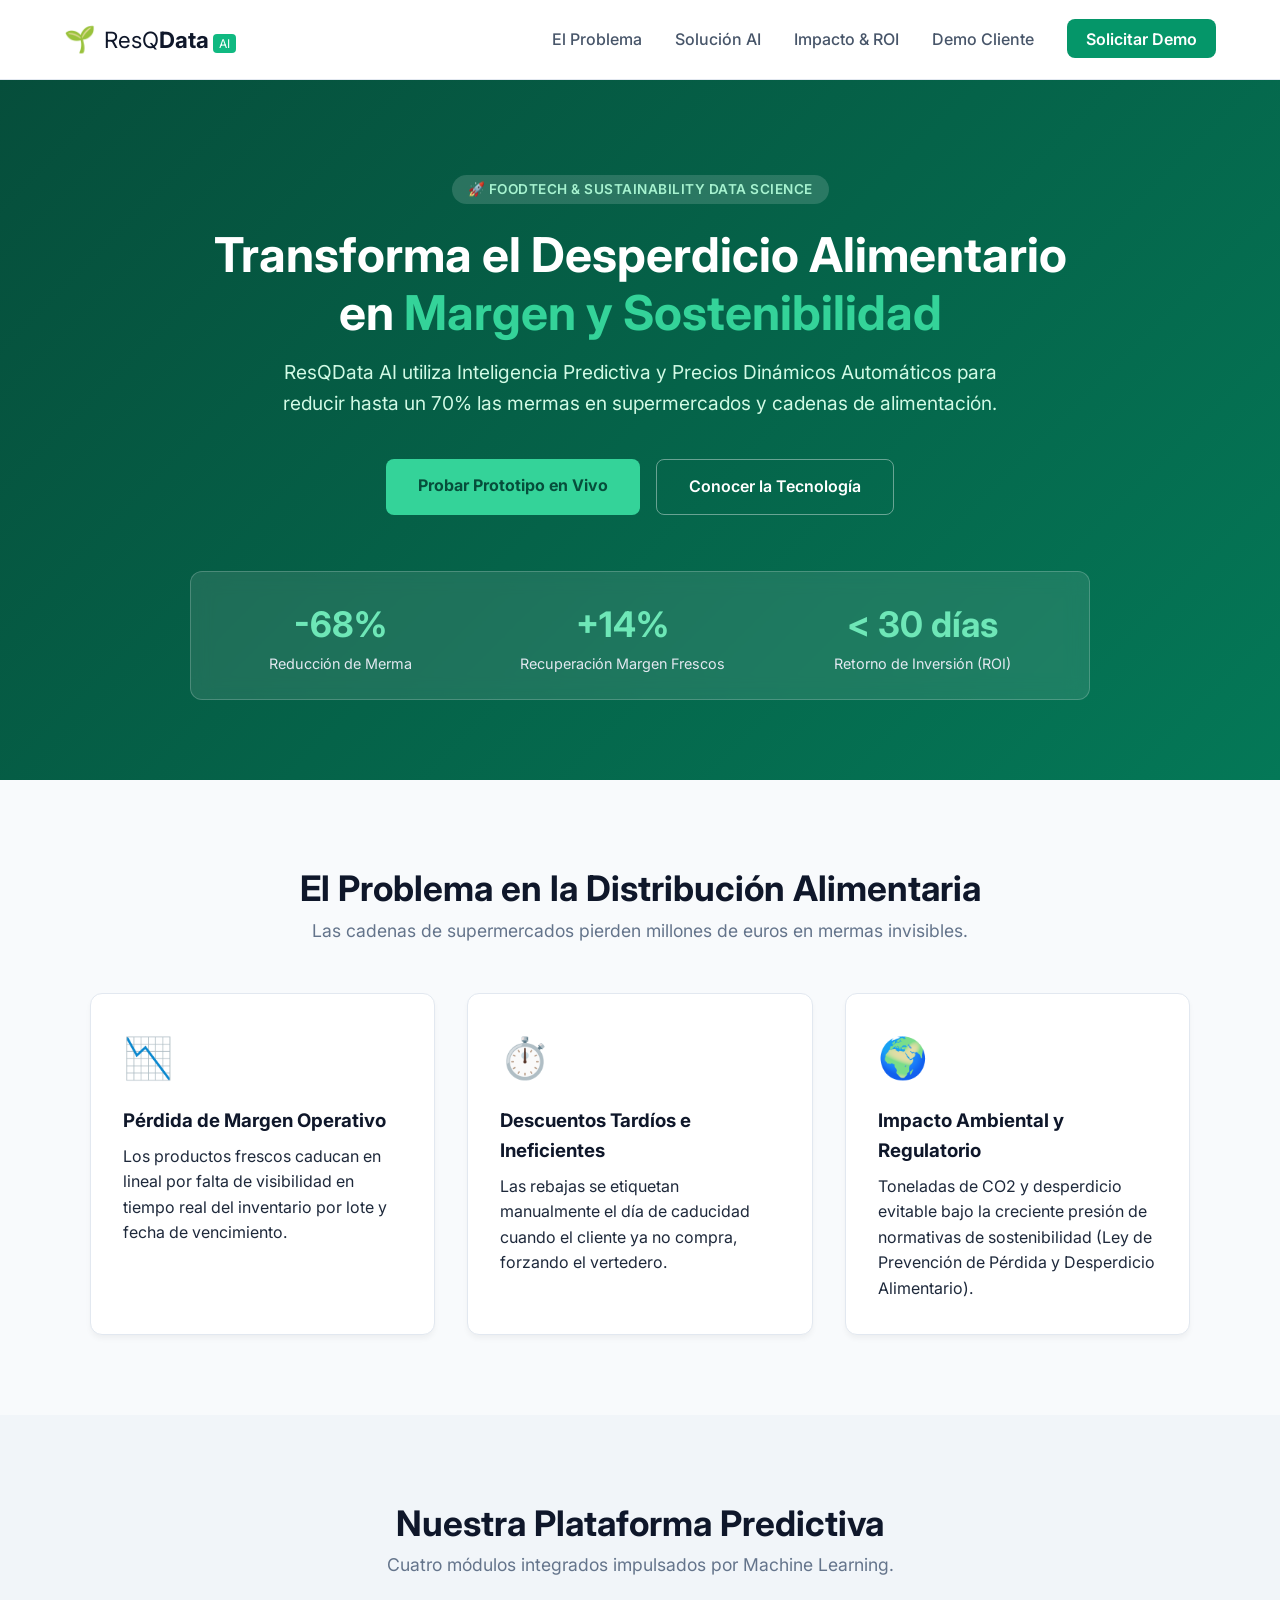
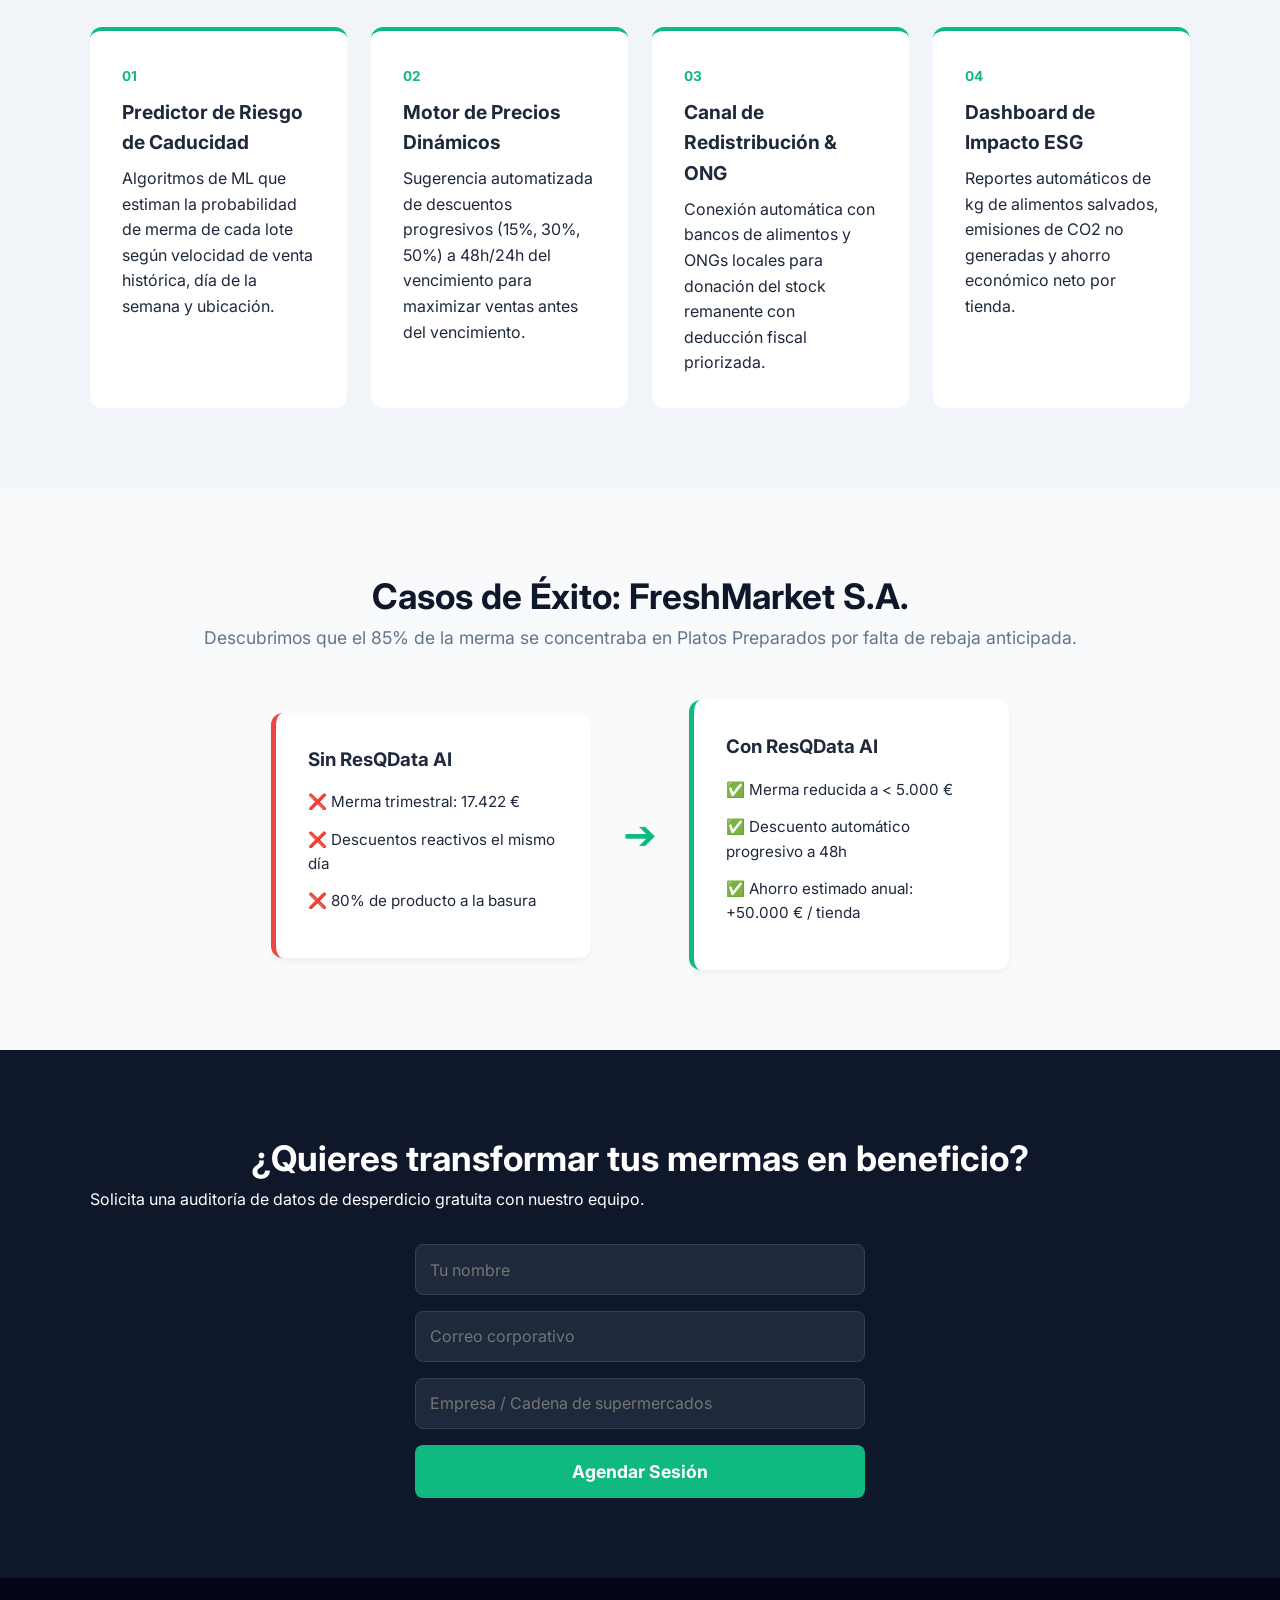
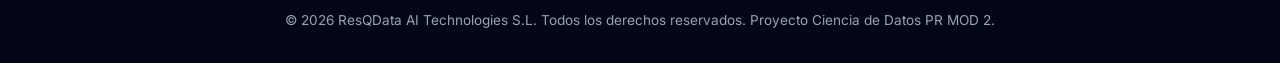
<file: index.html>
<!DOCTYPE html>
<html lang="es">
<head>
    <meta charset="UTF-8">
    <meta name="viewport" content="width=device-width, initial-scale=1.0">
    <title>ResQData AI | Plataforma Inteligente contra el Desperdicio Alimentario</title>
    <link rel="stylesheet" href="styles.css">
    <link href="https://fonts.googleapis.com/css2?family=Inter:wght@300;400;600;700;800&display=swap" rel="stylesheet">
</head>
<body>
    <header class="navbar">
        <div class="logo">
            <span class="logo-icon">🌱</span>
            <span class="logo-text">ResQ<strong>Data</strong><span class="badge-ai">AI</span></span>
        </div>
        <nav>
            <a href="#problema">El Problema</a>
            <a href="#solucion">Solución AI</a>
            <a href="#impacto">Impacto & ROI</a>
            <a href="#demo">Demo Cliente</a>
            <a href="#contacto" class="btn-primary">Solicitar Demo</a>
        </nav>
    </header>

    <section class="hero">
        <div class="hero-content">
            <span class="pill-tag">🚀 FoodTech & Sustainability Data Science</span>
            <h1>Transforma el Desperdicio Alimentario en <span class="highlight">Margen y Sostenibilidad</span></h1>
            <p>ResQData AI utiliza Inteligencia Predictiva y Precios Dinámicos Automáticos para reducir hasta un 70% las mermas en supermercados y cadenas de alimentación.</p>
            <div class="hero-actions">
                <a href="#demo" class="btn-hero-main">Probar Prototipo en Vivo</a>
                <a href="#solucion" class="btn-hero-sec">Conocer la Tecnología</a>
            </div>
            <div class="metrics-strip">
                <div class="metric">
                    <h3>-68%</h3>
                    <p>Reducción de Merma</p>
                </div>
                <div class="metric">
                    <h3>+14%</h3>
                    <p>Recuperación Margen Frescos</p>
                </div>
                <div class="metric">
                    <h3>< 30 días</h3>
                    <p>Retorno de Inversión (ROI)</p>
                </div>
            </div>
        </div>
    </section>

    <section id="problema" class="section">
        <div class="container">
            <h2>El Problema en la Distribución Alimentaria</h2>
            <p class="subtitle">Las cadenas de supermercados pierden millones de euros en mermas invisibles.</p>
            <div class="cards-grid">
                <div class="card">
                    <div class="card-icon">📉</div>
                    <h3>Pérdida de Margen Operativo</h3>
                    <p>Los productos frescos caducan en lineal por falta de visibilidad en tiempo real del inventario por lote y fecha de vencimiento.</p>
                </div>
                <div class="card">
                    <div class="card-icon">⏱️</div>
                    <h3>Descuentos Tardíos e Ineficientes</h3>
                    <p>Las rebajas se etiquetan manualmente el día de caducidad cuando el cliente ya no compra, forzando el vertedero.</p>
                </div>
                <div class="card">
                    <div class="card-icon">🌍</div>
                    <h3>Impacto Ambiental y Regulatorio</h3>
                    <p>Toneladas de CO2 y desperdicio evitable bajo la creciente presión de normativas de sostenibilidad (Ley de Prevención de Pérdida y Desperdicio Alimentario).</p>
                </div>
            </div>
        </div>
    </section>

    <section id="solucion" class="section bg-alt">
        <div class="container">
            <h2>Nuestra Plataforma Predictiva</h2>
            <p class="subtitle">Cuatro módulos integrados impulsados por Machine Learning.</p>
            <div class="modules-grid">
                <div class="module-card">
                    <span class="mod-num">01</span>
                    <h3>Predictor de Riesgo de Caducidad</h3>
                    <p>Algoritmos de ML que estiman la probabilidad de merma de cada lote según velocidad de venta histórica, día de la semana y ubicación.</p>
                </div>
                <div class="module-card">
                    <span class="mod-num">02</span>
                    <h3>Motor de Precios Dinámicos</h3>
                    <p>Sugerencia automatizada de descuentos progresivos (15%, 30%, 50%) a 48h/24h del vencimiento para maximizar ventas antes del vencimiento.</p>
                </div>
                <div class="module-card">
                    <span class="mod-num">03</span>
                    <h3>Canal de Redistribución & ONG</h3>
                    <p>Conexión automática con bancos de alimentos y ONGs locales para donación del stock remanente con deducción fiscal priorizada.</p>
                </div>
                <div class="module-card">
                    <span class="mod-num">04</span>
                    <h3>Dashboard de Impacto ESG</h3>
                    <p>Reportes automáticos de kg de alimentos salvados, emisiones de CO2 no generadas y ahorro económico neto por tienda.</p>
                </div>
            </div>
        </div>
    </section>

    <section id="impacto" class="section">
        <div class="container text-center">
            <h2>Casos de Éxito: FreshMarket S.A.</h2>
            <p class="subtitle">Descubrimos que el 85% de la merma se concentraba en Platos Preparados por falta de rebaja anticipada.</p>
            <div class="comparison-box">
                <div class="comp-col before">
                    <h3>Sin ResQData AI</h3>
                    <ul>
                        <li>❌ Merma trimestral: 17.422 €</li>
                        <li>❌ Descuentos reactivos el mismo día</li>
                        <li>❌ 80% de producto a la basura</li>
                    </ul>
                </div>
                <div class="comp-arrow">➔</div>
                <div class="comp-col after">
                    <h3>Con ResQData AI</h3>
                    <ul>
                        <li>✅ Merma reducida a < 5.000 €</li>
                        <li>✅ Descuento automático progresivo a 48h</li>
                        <li>✅ Ahorro estimado anual: +50.000 € / tienda</li>
                    </ul>
                </div>
            </div>
        </div>
    </section>

    <section id="contacto" class="section bg-dark text-white">
        <div class="container text-center">
            <h2>¿Quieres transformar tus mermas en beneficio?</h2>
            <p>Solicita una auditoría de datos de desperdicio gratuita con nuestro equipo.</p>
            <form class="contact-form" onsubmit="event.preventDefault(); alert('¡Gracias! Un especialista de ResQData AI contactará contigo.');">
                <input type="text" placeholder="Tu nombre" required>
                <input type="email" placeholder="Correo corporativo" required>
                <input type="text" placeholder="Empresa / Cadena de supermercados" required>
                <button type="submit" class="btn-primary-large">Agendar Sesión</button>
            </form>
        </div>
    </section>

    <footer>
        <p>&copy; 2026 ResQData AI Technologies S.L. Todos los derechos reservados. Proyecto Ciencia de Datos PR MOD 2.</p>
    </footer>
</body>
</html>
</file>
<file: styles.css>
* {
    box-sizing: border-box;
    margin: 0;
    padding: 0;
    font-family: 'Inter', system-ui, sans-serif;
}

body {
    color: #1e293b;
    background-color: #f8fafc;
    line-height: 1.6;
}

/* Navbar */
.navbar {
    display: flex;
    justify-content: space-between;
    align-items: center;
    padding: 1.2rem 4rem;
    background: #ffffff;
    border-bottom: 1px solid #e2e8f0;
    position: sticky;
    top: 0;
    z-index: 100;
}

.logo {
    display: flex;
    align-items: center;
    gap: 0.5rem;
    font-size: 1.4rem;
}

.logo-icon { font-size: 1.6rem; }
.logo-text { color: #0f172a; }
.badge-ai {
    background: #10b981;
    color: white;
    font-size: 0.75rem;
    padding: 2px 6px;
    border-radius: 4px;
    margin-left: 4px;
}

nav a {
    text-decoration: none;
    color: #475569;
    margin-left: 1.8rem;
    font-weight: 500;
    transition: color 0.2s;
}

nav a:hover { color: #059669; }

.btn-primary {
    background: #059669;
    color: white !important;
    padding: 0.6rem 1.2rem;
    border-radius: 8px;
    font-weight: 600;
}

.btn-primary:hover { background: #047857; }

/* Hero */
.hero {
    background: linear-gradient(135deg, #064e3b 0%, #047857 100%);
    color: white;
    padding: 6rem 2rem 5rem 2rem;
    text-align: center;
}

.hero-content {
    max-width: 900px;
    margin: 0 auto;
}

.pill-tag {
    background: rgba(255,255,255,0.15);
    color: #a7f3d0;
    padding: 0.4rem 1rem;
    border-radius: 20px;
    font-size: 0.85rem;
    font-weight: 600;
    text-transform: uppercase;
    letter-spacing: 0.5px;
}

.hero h1 {
    font-size: 3rem;
    margin: 1.5rem 0 1rem 0;
    line-height: 1.2;
}

.highlight {
    color: #34d399;
}

.hero p {
    font-size: 1.2rem;
    color: #d1fae5;
    max-width: 750px;
    margin: 0 auto 2.5rem auto;
}

.hero-actions {
    display: flex;
    justify-content: center;
    gap: 1rem;
    margin-bottom: 3.5rem;
}

.btn-hero-main {
    background: #34d399;
    color: #064e3b;
    padding: 0.9rem 2rem;
    border-radius: 8px;
    text-decoration: none;
    font-weight: 700;
}

.btn-hero-sec {
    background: transparent;
    color: white;
    border: 1px solid rgba(255,255,255,0.4);
    padding: 0.9rem 2rem;
    border-radius: 8px;
    text-decoration: none;
    font-weight: 600;
}

.metrics-strip {
    display: flex;
    justify-content: space-around;
    background: rgba(255,255,255,0.1);
    backdrop-filter: blur(10px);
    border-radius: 12px;
    padding: 1.5rem;
    border: 1px solid rgba(255,255,255,0.2);
}

.metric h3 {
    font-size: 2.2rem;
    color: #6ee7b7;
}

.metric p {
    font-size: 0.9rem;
    color: #e2e8f0;
    margin: 0;
}

/* Sections */
.section {
    padding: 5rem 2rem;
}

.container {
    max-width: 1100px;
    margin: 0 auto;
}

.section h2 {
    font-size: 2.2rem;
    text-align: center;
    color: #0f172a;
}

.subtitle {
    text-align: center;
    color: #64748b;
    margin-bottom: 3rem;
    font-size: 1.1rem;
}

.cards-grid {
    display: grid;
    grid-template-columns: repeat(auto-fit, minmax(300px, 1fr));
    gap: 2rem;
}

.card {
    background: white;
    padding: 2rem;
    border-radius: 12px;
    border: 1px solid #e2e8f0;
    box-shadow: 0 4px 6px -1px rgba(0, 0, 0, 0.05);
}

.card-icon {
    font-size: 2.5rem;
    margin-bottom: 1rem;
}

.card h3 {
    margin-bottom: 0.5rem;
    color: #0f172a;
}

/* Modules */
.bg-alt {
    background: #f1f5f9;
}

.modules-grid {
    display: grid;
    grid-template-columns: repeat(auto-fit, minmax(240px, 1fr));
    gap: 1.5rem;
}

.module-card {
    background: white;
    padding: 2rem;
    border-radius: 12px;
    border-top: 4px solid #10b981;
}

.mod-num {
    font-size: 0.85rem;
    font-weight: 700;
    color: #10b981;
}

.module-card h3 {
    margin: 0.5rem 0;
    font-size: 1.2rem;
}

/* Comparison */
.comparison-box {
    display: flex;
    align-items: center;
    justify-content: center;
    gap: 2rem;
    margin-top: 2rem;
}

.comp-col {
    background: white;
    padding: 2rem;
    border-radius: 12px;
    width: 320px;
    box-shadow: 0 4px 6px -1px rgba(0,0,0,0.05);
}

.before { border-left: 5px solid #ef4444; }
.after { border-left: 5px solid #10b981; }

.comp-col ul {
    list-style: none;
    margin-top: 1rem;
    text-align: left;
}

.comp-col li {
    margin-bottom: 0.8rem;
    font-size: 0.95rem;
}

.comp-arrow {
    font-size: 2.5rem;
    color: #10b981;
}

/* Contact */
.bg-dark {
    background: #0f172a;
    color: white;
}

.bg-dark h2 { color: white; }

.contact-form {
    display: flex;
    flex-direction: column;
    gap: 1rem;
    max-width: 450px;
    margin: 2rem auto 0 auto;
}

.contact-form input {
    padding: 0.9rem;
    border-radius: 8px;
    border: 1px solid #334155;
    background: #1e293b;
    color: white;
    font-size: 1rem;
}

.btn-primary-large {
    background: #10b981;
    color: white;
    padding: 1rem;
    border: none;
    border-radius: 8px;
    font-size: 1.1rem;
    font-weight: 700;
    cursor: pointer;
}

footer {
    text-align: center;
    padding: 2rem;
    background: #020617;
    color: #94a3b8;
    font-size: 0.85rem;
}
</file>
